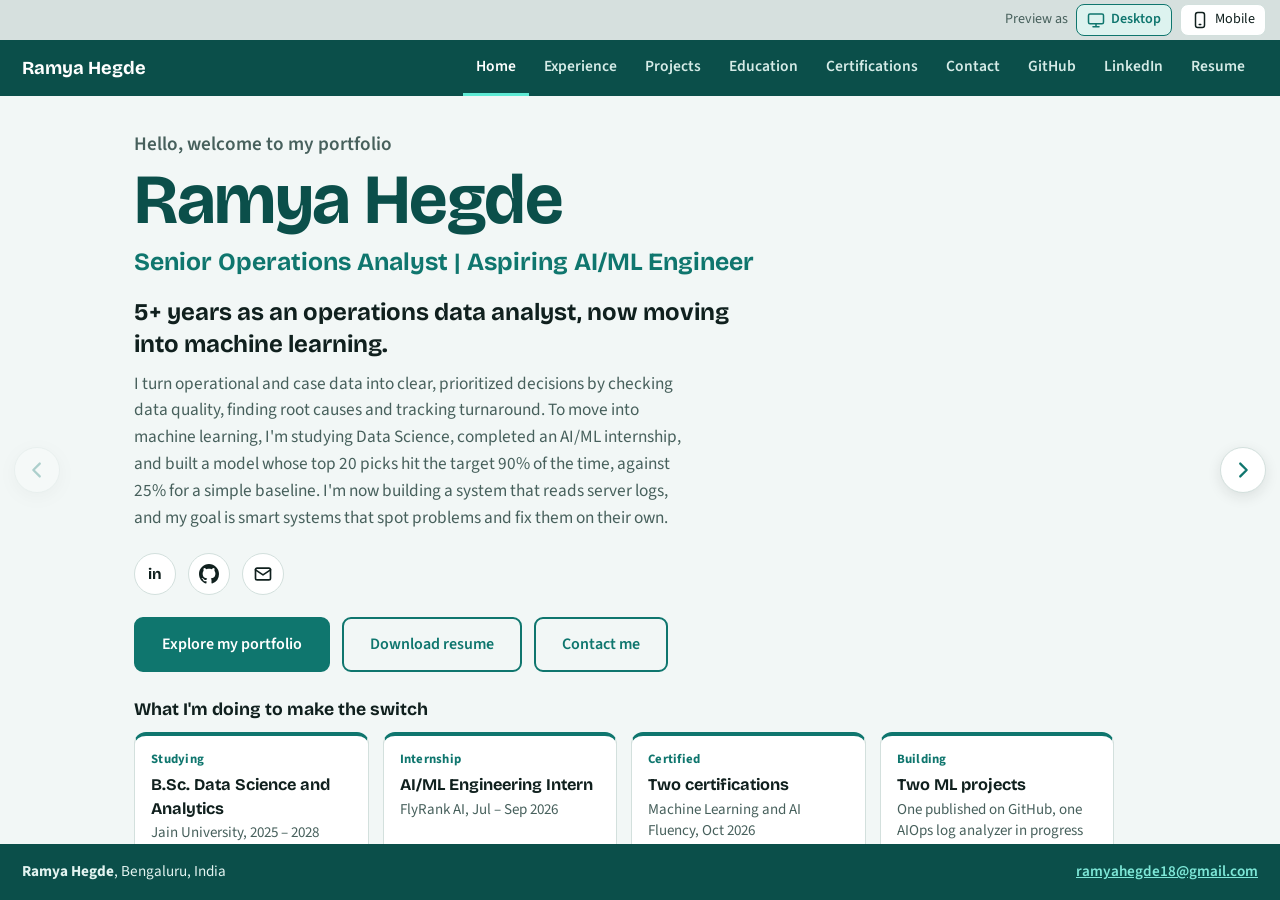
<file: index.html>
<!DOCTYPE html>
<html lang="en">
<head>
<meta charset="utf-8">
<meta name="viewport" content="width=device-width, initial-scale=1">
<meta name="color-scheme" content="light">
<title>Ramya Hegde | Aspiring AI/ML Engineer</title>
<meta name="description" content="Ramya Hegde: operations data analyst with 5+ years of experience, moving into machine learning. AI/ML internship, certifications and public ML projects.">
<link rel="icon" href="data:image/svg+xml,<svg xmlns='http://www.w3.org/2000/svg' viewBox='0 0 100 100'><rect width='100' height='100' rx='22' fill='%230B4F4A'/><text x='50' y='68' font-size='56' text-anchor='middle' fill='white' font-family='Arial' font-weight='700'>R</text></svg>">
<link rel="preconnect" href="https://fonts.googleapis.com">
<link rel="preconnect" href="https://fonts.gstatic.com" crossorigin>
<link href="https://fonts.googleapis.com/css2?family=Bricolage+Grotesque:opsz,wght@12..96,500;12..96,700&family=Source+Sans+3:wght@400;600&display=swap" rel="stylesheet">
<style>
:root{
  color-scheme:light;
  --bg:#F2F7F6; --card:#FFFFFF; --ink:#10201E; --muted:#47605C; --line:#D3E0DD; --bar:#0B4F4A;
  --accent:#0F766E; --accent-soft:#DDF3EF; --desk:#D6E0DE;
  --head:"Bricolage Grotesque","Segoe UI",Arial,sans-serif;
  --text:"Source Sans 3","Segoe UI",Arial,sans-serif;
}
*{box-sizing:border-box}
html,body{margin:0;height:100%}
body{height:100vh;height:100dvh}
body{display:flex;flex-direction:column;background:var(--desk);color:var(--ink);font:400 16px/1.55 var(--text)}
a{color:var(--accent)}
:focus-visible{outline:3px solid var(--accent);outline-offset:2px;border-radius:6px}
h1,h2,h3{font-family:var(--head);margin:0;line-height:1.15}
button{font:inherit;cursor:pointer}

/* preview switcher */
.viewbar{flex:none;height:40px;display:flex;align-items:center;justify-content:flex-end;gap:8px;padding:0 14px;font-size:.88rem;color:var(--muted)}
.viewbar button{display:inline-flex;align-items:center;gap:6px;padding:4px 10px;border:1.5px solid var(--line);border-radius:8px;background:var(--card);color:var(--ink)}
.viewbar button[aria-pressed=true]{border-color:var(--accent);background:var(--accent-soft);color:var(--accent);font-weight:600}
.viewbar svg{width:18px;height:18px}
.stage{flex:1;min-height:0;min-width:0;display:flex;justify-content:center;align-items:stretch}
.shell[data-view=mobile] .stage{align-items:center;padding:0 0 14px}
.shell[data-view=mobile] .app{width:390px;height:min(820px,calc(100vh - 54px));border:10px solid var(--ink);border-radius:34px;box-shadow:0 18px 50px rgba(27,26,25,.28)}
.shell{display:flex;flex-direction:column;flex:1;min-height:0}

/* app */
.app{width:100%;min-width:0;container:app/inline-size;display:grid;grid-template-columns:minmax(0,1fr);grid-template-rows:auto 1fr auto;background:var(--bg);overflow:hidden}
.top{min-width:0;display:flex;align-items:center;gap:12px;height:56px;padding:0 22px;background:var(--bar);color:#fff}
.brand{font:700 1.15rem var(--head);white-space:nowrap;color:#fff;flex:none}
.tabs{display:flex;gap:2px;overflow-x:auto;scrollbar-width:none;min-width:0;margin-left:auto;position:relative;-webkit-overflow-scrolling:touch}
.tabs::-webkit-scrollbar{display:none}
.tabs button,.tabs a{white-space:nowrap;padding:8px 13px;border:0;border-bottom:3px solid transparent;background:none;color:#D5EBE7;font-weight:600;font-size:.97rem;text-decoration:none;border-radius:8px 8px 0 0}
.tabs button:hover,.tabs a:hover{color:#fff}
.tabs button[aria-selected=true]{color:#fff;border-bottom-color:#5EEAD4}
.top :focus-visible,.bottom :focus-visible{outline-color:#5EEAD4}
.tabs{align-self:stretch}
.tabs button,.tabs a{display:flex;align-items:center}

main{position:relative;min-height:0;min-width:0}
.pager{display:none;position:absolute;left:50%;bottom:22px;transform:translateX(-50%);z-index:3;background:var(--card);border:1px solid var(--line);border-radius:99px;padding:6px 14px;font-size:.85rem;font-weight:600;color:var(--ink);box-shadow:0 4px 14px rgba(16,32,30,.12);white-space:nowrap}
.pager{font-family:inherit;cursor:pointer}
.pager svg{width:15px;height:15px;vertical-align:-2px;margin-right:6px}
.pager span{color:var(--muted);font-weight:400;margin-left:8px}
.pager:disabled{opacity:.65;cursor:default}
.arrow .ic-home{display:none}
.arrow.is-home .ic-home{display:block}
.arrow.is-home .ic-next{display:none}
.arrow.is-home{background:var(--accent);color:#fff;border-color:var(--accent)}
.scroller{height:100%;overflow-y:auto}
.page{padding:34px 84px 40px;max-width:1180px;margin:0 auto}
.page[hidden]{display:none}
.arrow{position:absolute;top:50%;transform:translateY(-50%);z-index:3;width:46px;height:46px;border-radius:50%;border:1.5px solid var(--line);background:var(--card);color:var(--accent);display:grid;place-items:center;box-shadow:0 4px 14px rgba(27,26,25,.1)}
.arrow:hover:not(:disabled){background:var(--accent);color:#fff;border-color:var(--accent)}
.arrow:disabled{opacity:.3;cursor:default}
.arrow svg{width:22px;height:22px}
#prev{left:14px}#next{right:14px}

.bottom{display:flex;align-items:center;justify-content:space-between;flex-wrap:nowrap;gap:12px;height:56px;padding:0 22px;background:var(--bar);color:#E3F4F1;font-size:.95rem;white-space:nowrap}
.bottom a{color:#7EE8D8;font-weight:600}

/* home */
.hello{color:var(--muted);font-size:1.2rem;font-weight:600}
.role{font:700 clamp(2.4rem,8cqw,4.4rem)/1.05 var(--head);color:var(--bar);letter-spacing:-.02em;margin:4px 0 8px}
.who{font:700 clamp(1.05rem,3.2cqw,1.55rem)/1.3 var(--head);color:var(--accent);margin:0 0 18px}
.intro{max-width:62ch;color:var(--muted);font-size:1.08rem;margin:0 0 22px}
.icons{display:flex;gap:12px;margin-bottom:22px}
.icons a{width:42px;height:42px;border-radius:50%;border:1.5px solid var(--line);background:var(--card);display:grid;place-items:center;color:var(--ink);text-decoration:none;font:700 .95rem var(--head)}
.icons a:hover{border-color:var(--accent);color:var(--accent)}
.icons svg{width:20px;height:20px}
.lead{font:700 clamp(1.15rem,3.4cqw,1.5rem)/1.35 var(--head);color:var(--ink);max-width:40ch;margin:0 0 10px}
.cta{display:flex;flex-wrap:wrap;gap:12px;margin-bottom:26px}
.btn{display:inline-block;padding:13px 26px;border-radius:9px;border:2px solid var(--accent);font-weight:600;text-decoration:none;color:var(--accent);background:transparent}
.btn.fill{background:var(--accent);color:#fff}
.btn:hover{filter:brightness(.92)}
.closing{max-width:860px;margin:0 auto;background:var(--bar);color:#fff;border-radius:16px;padding:40px 36px;text-align:center}
.closing h2{font-size:clamp(1.6rem,4.6cqw,2.2rem);color:#fff;margin-bottom:14px}
.closing p{margin:0 auto;max-width:60ch;color:#D5EBE7;font-size:1.05rem}
.closing .endbtns{justify-content:center;margin-top:24px}
.closing :focus-visible{outline-color:#5EEAD4}
.thanks{margin-top:30px;padding-top:24px;border-top:1px solid rgba(255,255,255,.25)}
.thanks h3{font-size:1.25rem;color:#7EE8D8;margin-bottom:4px}
.thanks p{font-size:1rem}
.reach{max-width:860px;margin:18px auto 0;display:grid;grid-template-columns:repeat(3,1fr);gap:14px}
.reach .card{display:block;text-decoration:none;color:var(--muted);font-size:.92rem;padding:14px 16px;overflow-wrap:anywhere}
.reach .card b{display:block;color:var(--ink);font-family:var(--head);margin-bottom:2px}
.reach .card:hover{border-color:var(--accent)}
.endbtns{display:flex;flex-wrap:wrap;gap:10px}
.btn.light{background:#fff;color:var(--bar);border-color:#fff}
.btn.ghost{color:#fff;border-color:#fff}
.steps-h{font-size:1.1rem;margin:28px 0 12px}
.moves{display:grid;grid-template-columns:repeat(4,1fr);gap:14px;max-width:980px;margin:0;padding:0;list-style:none}
.moves li{background:var(--card);border:1px solid var(--line);border-top:4px solid var(--accent);border-radius:12px;padding:14px 16px;font-size:.94rem;line-height:1.45;color:var(--muted)}
.moves b{display:block;color:var(--ink);font-family:var(--head);font-size:1.02rem;margin-bottom:2px}
.moves small{display:block;color:var(--accent);font-weight:700;font-size:.8rem;letter-spacing:.02em;margin-bottom:4px}

/* shared */
.title{font-size:clamp(1.7rem,4.6cqw,2.3rem);margin-bottom:4px}
.sub{color:var(--muted);margin:0 0 22px;max-width:70ch}
.grid{display:grid;grid-template-columns:1fr 1fr;gap:18px}
.card{background:var(--card);border:1px solid var(--line);border-radius:12px;padding:20px 22px}
.card.main{border-top:4px solid var(--accent)}
.card h3{font-size:1.18rem}
.meta{color:var(--muted);font-size:.93rem;margin:2px 0 10px}
.meta strong{color:var(--ink)}
.card ul{margin:8px 0 0;padding-left:19px}
.card li{margin-bottom:5px;font-size:.97rem}
.tag{display:inline-block;font-size:.78rem;font-weight:600;background:var(--accent-soft);color:var(--accent);border-radius:99px;padding:1px 10px;vertical-align:3px;margin-left:6px}
.stack{margin:12px 0 0;color:var(--muted);font-size:.92rem}
.three{grid-template-columns:repeat(3,1fr)}
.card h2{font-size:1.1rem;margin-bottom:10px;color:var(--accent)}
.item{margin-bottom:12px}.item b{display:block}.item small{color:var(--muted);font-size:.9rem}
.skill{margin:0 0 9px;font-size:.96rem}
.idrow{display:flex;align-items:center;flex-wrap:wrap;gap:8px;margin-top:5px}
.idrow code{font:600 .85rem ui-monospace,Consolas,monospace;background:var(--accent-soft);color:var(--bar);padding:3px 9px;border-radius:6px;user-select:all}
.copy{border:1.5px solid var(--line);background:var(--card);color:var(--accent);border-radius:6px;padding:2px 10px;font-size:.82rem;font-weight:600}
.copy:hover{border-color:var(--accent)}
.verify{margin-top:6px;padding:14px;background:var(--accent-soft);border-radius:10px;font-size:.92rem;line-height:1.45}
.verify.wide{margin-top:18px;max-width:640px}
.verify .btn{padding:8px 16px;font-size:.9rem;margin:10px 0 6px}
.verify small{display:block;color:var(--muted)}
.moves a{display:inline-block;margin-top:6px;font-weight:600}

@container app (max-width:1100px){
  .top{padding:0 12px}
  .brand{font-size:1rem}
  .tabs button,.tabs a{padding:8px 9px;font-size:.9rem}
}
@container app (max-width:900px){
  .page{padding:26px 64px 34px}
  .grid,.three,.reach{grid-template-columns:1fr}
  .moves{grid-template-columns:1fr 1fr}
}
@container app (max-width:560px){
  .brand{font-size:.95rem}
  .top,.bottom{height:52px;padding:0 12px}
  .tabs button,.tabs a{padding:8px 10px;font-size:.92rem}
  .page{padding:18px 16px 24px}
  .scroller{height:calc(100% - 68px)}
  main::after{content:"";position:absolute;left:0;right:0;bottom:0;height:68px;background:var(--card);border-top:1px solid var(--line)}
  .closing{padding:28px 20px}
  .moves{grid-template-columns:1fr}
  .card{padding:16px}
  .arrow{top:auto;bottom:11px;transform:none;width:46px;height:46px}
  .arrow svg{width:18px;height:18px}
  #prev{left:14px}#next{right:14px}
  .pager{display:block;bottom:24px;box-shadow:none;border-color:var(--line);background:var(--bg)}
  .bottom{font-size:.88rem}
  .hide-n{display:none}
}
@media (max-width:700px){.viewbar{display:none}}
@media (prefers-reduced-motion:no-preference){.arrow{transition:background .15s,color .15s}}
</style>
</head>
<body>
<div class="shell" id="shell" data-view="desktop">

  <div class="viewbar" role="group" aria-label="Preview size">
    <span>Preview as</span>
    <button type="button" data-view="desktop" aria-pressed="true" title="Desktop view">
      <svg viewBox="0 0 24 24" fill="none" stroke="currentColor" stroke-width="2" stroke-linecap="round" stroke-linejoin="round" aria-hidden="true"><rect x="2" y="4" width="20" height="13" rx="2"/><path d="M8 21h8M12 17v4"/></svg>Desktop
    </button>
    <button type="button" data-view="mobile" aria-pressed="false" title="Mobile view">
      <svg viewBox="0 0 24 24" fill="none" stroke="currentColor" stroke-width="2" stroke-linecap="round" stroke-linejoin="round" aria-hidden="true"><rect x="6" y="2" width="12" height="20" rx="3"/><path d="M11 18h2"/></svg>Mobile
    </button>
  </div>

  <div class="stage">
  <div class="app">

    <header class="top">
      <div class="brand">Ramya Hegde</div>
      <nav class="tabs" aria-label="Pages">
        <button type="button" data-go="0" aria-selected="true">Home</button>
        <button type="button" data-go="1" aria-selected="false">Experience</button>
        <button type="button" data-go="2" aria-selected="false">Projects</button>
        <button type="button" data-go="3" aria-selected="false">Education</button>
        <button type="button" data-go="4" aria-selected="false">Certifications</button>
        <button type="button" data-go="5" aria-selected="false">Contact</button>
        <a class="ext" href="https://github.com/ramyaa-hegde/ramyaa-hegde" target="_blank" rel="noopener">GitHub</a>
        <a class="ext" href="https://linkedin.com/in/ramyaahegde" target="_blank" rel="noopener">LinkedIn</a>
        <a class="ext" href="Ramya_Hegde_Resume.pdf" target="_blank" rel="noopener">Resume</a>
      </nav>
    </header>

    <main>
      <button class="pager" id="pager" type="button" aria-label="Go to Home page"></button>
      <button class="arrow" id="prev" type="button" aria-label="Previous page"><svg viewBox="0 0 24 24" fill="none" stroke="currentColor" stroke-width="2.5" stroke-linecap="round" stroke-linejoin="round"><path d="M15 5l-7 7 7 7"/></svg></button>
      <button class="arrow" id="next" type="button" aria-label="Next page"><svg class="ic-next" viewBox="0 0 24 24" fill="none" stroke="currentColor" stroke-width="2.5" stroke-linecap="round" stroke-linejoin="round"><path d="M9 5l7 7-7 7"/></svg><svg class="ic-home" viewBox="0 0 24 24" fill="none" stroke="currentColor" stroke-width="2.4" stroke-linecap="round" stroke-linejoin="round"><path d="M3 11l9-8 9 8"/><path d="M5 10v10h5v-6h4v6h5V10"/></svg></button>

      <div class="scroller" id="scroller">

        <!-- 1 HOME -->
        <section class="page" id="home" aria-label="Home">
          <div class="hello">Hello, welcome to my portfolio</div>
          <h1 class="role">Ramya Hegde</h1>
          <div class="who">Senior Operations Analyst | Aspiring AI/ML Engineer</div>
          <p class="lead">5+ years as an operations data analyst, now moving into machine learning.</p>
          <p class="intro">I turn operational and case data into clear, prioritized decisions by checking data quality, finding root causes and tracking turnaround. To move into machine learning, I'm studying Data Science, completed an AI/ML internship, and built a model whose top 20 picks hit the target 90% of the time, against 25% for a simple baseline. I'm now building a system that reads server logs, and my goal is smart systems that spot problems and fix them on their own.</p>
          <div class="icons">
            <a href="https://linkedin.com/in/ramyaahegde" target="_blank" rel="noopener" aria-label="LinkedIn">in</a>
            <a href="https://github.com/ramyaa-hegde/ramyaa-hegde" target="_blank" rel="noopener" aria-label="GitHub"><svg viewBox="0 0 16 16" fill="currentColor"><path d="M8 0C3.58 0 0 3.58 0 8c0 3.54 2.29 6.53 5.47 7.59.4.07.55-.17.55-.38 0-.19-.01-.82-.01-1.49-2.01.37-2.53-.49-2.69-.94-.09-.23-.48-.94-.82-1.13-.28-.15-.68-.52-.01-.53.63-.01 1.08.58 1.23.82.72 1.21 1.87.87 2.33.66.07-.52.28-.87.51-1.07-1.78-.2-3.64-.89-3.64-3.95 0-.87.31-1.59.82-2.15-.08-.2-.36-1.02.08-2.12 0 0 .67-.21 2.2.82.64-.18 1.32-.27 2-.27.68 0 1.36.09 2 .27 1.53-1.04 2.2-.82 2.2-.82.44 1.1.16 1.92.08 2.12.51.56.82 1.27.82 2.15 0 3.07-1.87 3.75-3.65 3.95.29.25.54.73.54 1.48 0 1.07-.01 1.93-.01 2.2 0 .21.15.46.55.38A8.013 8.013 0 0016 8c0-4.42-3.58-8-8-8z"/></svg></a>
            <a href="mailto:ramyahegde18@gmail.com" aria-label="Email"><svg viewBox="0 0 24 24" fill="none" stroke="currentColor" stroke-width="2" stroke-linecap="round" stroke-linejoin="round"><rect x="3" y="5" width="18" height="14" rx="2"/><path d="M3 7l9 6 9-6"/></svg></a>
          </div>
          <div class="cta">
            <button class="btn fill" id="explore" type="button">Explore my portfolio</button>
            <a class="btn" href="Ramya_Hegde_Resume.pdf" target="_blank" rel="noopener" download>Download resume</a>
            <a class="btn" href="mailto:ramyahegde18@gmail.com">Contact me</a>
          </div>
          <h2 class="steps-h">What I'm doing to make the switch</h2>
          <ul class="moves">
            <li><small>Studying</small><b>B.Sc. Data Science and Analytics</b>Jain University, 2025 – 2028</li>
            <li><small>Internship</small><b>AI/ML Engineering Intern</b>FlyRank AI, Jul – Sep 2026</li>
            <li><small>Certified</small><b>Two certifications</b>Machine Learning and AI Fluency, Oct 2026<br><a href="#certifications" data-page="certifications">Verify online</a></li>
            <li><small>Building</small><b>Two ML projects</b>One published on GitHub, one AIOps log analyzer in progress</li>
          </ul>
        </section>

        <!-- 2 EXPERIENCE -->
        <section class="page" id="experience" aria-label="Experience" hidden>
          <h2 class="title">Experience</h2>
          <p class="sub">What I have worked on, from customer operations to data analysis to machine learning.</p>
          <div class="grid">
            <article class="card main">
              <h3>First Advantage Global Operating Centre</h3>
              <div class="meta"><strong>Senior Operations Analyst</strong>, Apr 2025 – Present<br><strong>Operations Analyst</strong>, Jun 2023 – Apr 2025</div>
              <ul>
                <li>Analyze criminal background-verification case data, about 180–200 cases per day across 20+ clients, checking records against compliance criteria and surfacing discrepancies before decisions are made.</li>
                <li>Extract the open-case report, clean and filter the data, and build pivot summaries and BI views of pending cases by client response status, giving the team a clear picture of what is waiting and why.</li>
                <li>Rank pending cases by priority from that analysis and share the ranked list with teammates, so effort goes to the cases that matter most and the 90% within-24-hours turnaround target stays on track.</li>
                <li>Monitor turnaround and exceptions against the target and flag gaps to clients and internal teams.</li>
                <li>Investigate recurring discrepancies to find the root cause, and turn the findings into clear documentation requirements for clients to support process improvement.</li>
                <li>Maintain structured trackers that serve as a reliable source of case data for quality reviews and follow-up decisions.</li>
              </ul>
            </article>
            <article class="card main">
              <h3>FlyRank AI</h3>
              <div class="meta"><strong>AI/ML Engineering Intern</strong>, Jul 2026 – Sep 2026<br>AI/ML &amp; AI Fluency Internship Program</div>
              <ul>
                <li>Developed an end-to-end search-intelligence pipeline to prioritize content for manual CTR review.</li>
                <li>Constructed a modelling dataset of 73,481 eligible client-content observations across 33 pseudonymized clients, and evaluated a Random Forest on a grouped holdout of 12 clients with zero client overlap.</li>
                <li>Achieved Precision@20 of 0.900 versus 0.250 for a transparent February-only baseline on the held-out population, and completed validation and feature-leakage audits.</li>
                <li>Completed training and practical work across both the Machine Learning and AI Fluency programs.</li>
                <li>Translated model outputs into a human-review action framework and published reproducible notebooks, aggregate validation charts, public-safe summaries and a technical capstone paper.</li>
              </ul>
            </article>
            <article class="card">
              <h3>Dunzo Digital Pvt Ltd</h3>
              <div class="meta"><strong>Business Operations Analyst</strong>, Mar 2022 – May 2023</div>
              <ul>
                <li>Analyzed customers' refund history to identify refund and billing issues and recurring patterns.</li>
                <li>Investigated billing, refund and account issues across customer, delivery-partner and merchant workflows using structured case review and root-cause analysis.</li>
                <li>Coordinated with delivery-partner, merchant-support and internal teams to document outcomes, escalate exceptions and identify recurring process gaps.</li>
              </ul>
            </article>
            <article class="card">
              <h3>Reliance Jio Infocomm</h3>
              <div class="meta"><strong>Operational Specialist</strong>, Jan 2021 – Mar 2022</div>
              <ul>
                <li>Resolved network, billing, account and SIM-activation queries through structured troubleshooting, system checks and clear customer communication.</li>
                <li>Maintained accurate interaction records, followed escalation procedures and identified recurring service issues requiring technical or back-office support.</li>
              </ul>
            </article>
          </div>
        </section>

        <!-- 3 PROJECTS -->
        <section class="page" id="projects" aria-label="Projects" hidden>
          <h2 class="title">Projects</h2>
          <p class="sub">One finished and public, one in progress.</p>
          <div class="grid">
            <article class="card main">
              <h3>Search Intelligence Engine &amp; Content Opportunity Scoring<span class="tag">Completed</span></h3>
              <div class="meta">Public project on GitHub</div>
              <ul>
                <li>Tested whether February search and engagement signals could prioritize content likely to fall below the CTR benchmark in March better than a transparent February-only baseline.</li>
                <li>Built a grouped-validation pipeline, ran a leakage audit, and converted model scores into a human-review framework with monitoring and retraining triggers.</li>
                <li>The Random Forest achieved Precision@20 of 0.900 versus 0.250 for the baseline; published the research paper, notebooks, charts and public-safe summaries.</li>
              </ul>
              <p style="margin:14px 0 0"><a class="btn fill" href="https://github.com/ramyaa-hegde/flyrank-ml-internship-tasks" target="_blank" rel="noopener">View on GitHub</a></p>
            </article>
            <article class="card main">
              <h3>Autonomous AI-Driven DevOps Log Analyzer &amp; Self-Healing System<span class="tag">In progress</span></h3>
              <div class="meta">AIOps</div>
              <ul>
                <li>Designing an AIOps system that parses real-time server and application logs and classifies failure patterns using machine learning and NLP.</li>
                <li>Building feature extraction and supervised classification models to detect and categorize error types, aiming to reduce mean-time-to-detection (MTTD) during outages.</li>
                <li>Planning a rule-guarded remediation module with rollback, audit trails and a real-time monitoring dashboard.</li>
              </ul>
            </article>
          </div>
        </section>

        <!-- 4 EDUCATION -->
        <section class="page" id="education" aria-label="Education and certifications" hidden>
          <h2 class="title">Education and skills</h2>
          <p class="sub">Formal study, and the skills I bring to data and AI/ML work.</p>
          <div class="grid">
            <article class="card main">
              <h2>Education</h2>
              <div class="item"><b>B.Sc. Data Science and Analytics</b>Jain University, Bengaluru<br><small>2025 – 2028</small></div>
              <div class="item"><b>Diploma in Civil Engineering</b>Government Women's Polytechnic, Hubli<br><small>Completed 2020</small></div>
            </article>
            <article class="card main">
              <h2>Skills</h2>
              <p class="skill"><b>Data analysis and BI:</b> SQL, Excel (filters, pivot tables), Power BI, Tableau, data cleaning, exploratory analysis</p>
              <p class="skill"><b>Programming:</b> Python, pandas, NumPy, DuckDB</p>
              <p class="skill"><b>Machine learning:</b> feature engineering, classification, Random Forest, model evaluation, Precision@K, grouped validation, baseline design, leakage detection</p>
              <p class="skill"><b>Libraries and applied work:</b> scikit-learn, matplotlib, search intelligence, human-in-the-loop systems</p>
              <p class="skill"><b>Operations strengths:</b> root-cause analysis, compliance checks, stakeholder communication, escalation management</p>
            </article>
          </div>
        </section>

        <!-- 4b CERTIFICATIONS -->
        <section class="page" id="certifications" aria-label="Certifications" hidden>
          <h2 class="title">Certifications</h2>
          <p class="sub">Issued by FlyRank AI, and publicly verifiable by anyone.</p>
          <div class="grid">
            <article class="card main">
              <h3>Machine Learning Internship Program</h3>
              <div class="meta">FlyRank AI, issued Oct 2026</div>
              <div class="idrow"><code id="id1">FR-D11-B55A0-891DD</code><button class="copy" type="button" data-copy="FR-D11-B55A0-891DD" data-el="id1">Copy ID</button></div>
            </article>
            <article class="card main">
              <h3>AI Fluency Internship Program</h3>
              <div class="meta">FlyRank AI, issued Oct 2026</div>
              <div class="idrow"><code id="id2">FR-D11-EC35C-51C18</code><button class="copy" type="button" data-copy="FR-D11-EC35C-51C18" data-el="id2">Copy ID</button></div>
            </article>
          </div>
          <div class="verify wide">
            <b>Hirers: verify these online.</b> FlyRank keeps a public record for every credential. Open the page, enter the credential ID above and the first name <b>Ramya</b>. No account is needed.
            <div><a class="btn fill" href="https://internship.flyrank.ai/verify" target="_blank" rel="noopener">Open FlyRank verification</a></div>
            <small>Questions: verify@internship.flyrank.ai</small>
          </div>
        </section>

        <!-- 5 CONTACT -->
        <section class="page" id="contact" aria-label="Contact" hidden>
          <div class="closing">
            <h2 id="closing-h">Looking for someone with these skills?</h2>
            <p>If your team needs an analyst who brings 5+ years of operations and data-quality experience together with hands-on SQL, Power BI, Python and machine-learning skills, I would welcome the conversation. Email me and let's talk about how I can contribute.</p>
            <div class="endbtns">
              <a class="btn light" href="mailto:ramyahegde18@gmail.com?subject=Opportunity%20for%20Ramya%20Hegde">Email me</a>
              <a class="btn ghost" href="Ramya_Hegde_Resume.pdf" target="_blank" rel="noopener">View resume</a>
            </div>
            <div class="thanks">
              <h3>Thank you</h3>
              <p>Thank you for taking the time to view my portfolio. I look forward to hearing from you.</p>
            </div>
          </div>
          <div class="reach">
            <a class="card" href="mailto:ramyahegde18@gmail.com"><b>Email</b>ramyahegde18@gmail.com</a>
            <a class="card" href="https://linkedin.com/in/ramyaahegde" target="_blank" rel="noopener"><b>LinkedIn</b>linkedin.com/in/ramyaahegde</a>
            <a class="card" href="https://github.com/ramyaa-hegde/ramyaa-hegde" target="_blank" rel="noopener"><b>GitHub</b>github.com/ramyaa-hegde</a>
          </div>
        </section>

      </div>
    </main>

    <footer class="bottom">
      <span><strong>Ramya Hegde</strong><span class="hide-n">, Bengaluru, India</span></span>
      <a href="mailto:ramyahegde18@gmail.com">ramyahegde18@gmail.com</a>
    </footer>

  </div>
  </div>
</div>

<script>
(function(){
  var pages=[].slice.call(document.querySelectorAll('.page')),
      tabs=[].slice.call(document.querySelectorAll('[data-go]')),
      prev=document.getElementById('prev'), next=document.getElementById('next'),
      sc=document.getElementById('scroller'), shell=document.getElementById('shell'),
      pager=document.getElementById('pager'),
      cur=0;
  function go(i){
    cur=Math.max(0,Math.min(pages.length-1,i));
    pages.forEach(function(p,k){p.hidden=(k!==cur)});
    tabs.forEach(function(t){t.setAttribute('aria-selected',String(+t.dataset.go===cur))});
    prev.disabled=(cur===0); next.disabled=false;
    var last=(cur===pages.length-1); next.classList.toggle('is-home',last); next.setAttribute('aria-label',last?'Back to Home':'Next page');
    sc.scrollTop=0;
    var at=tabs.filter(function(t){return +t.dataset.go===cur})[0];
    if(at&&at.parentNode){var tb=at.parentNode;tb.scrollLeft=at.offsetLeft-(tb.clientWidth-at.offsetWidth)/2}
    pager.disabled=(cur===0);
    pager.innerHTML='<svg viewBox="0 0 24 24" fill="none" stroke="currentColor" stroke-width="2.4" stroke-linecap="round" stroke-linejoin="round"><path d="M3 11l9-8 9 8"/><path d="M5 10v10h5v-6h4v6h5V10"/></svg>Home<span>'+(cur+1)+' / '+pages.length+'</span>';
    try{history.replaceState(null,'','#'+pages[cur].id)}catch(e){}
  }
  tabs.forEach(function(t){t.addEventListener('click',function(){go(+t.dataset.go)})});
  prev.addEventListener('click',function(){go(cur-1)});
  next.addEventListener('click',function(){go(cur===pages.length-1?0:cur+1)});
  pager.addEventListener('click',function(){go(0)});
  document.getElementById('explore').addEventListener('click',function(){go(1)});
  [].slice.call(document.querySelectorAll('[data-page]')).forEach(function(a){
    a.addEventListener('click',function(e){e.preventDefault();go(pages.map(function(p){return p.id}).indexOf(a.dataset.page))});
  });
  [].slice.call(document.querySelectorAll('.copy')).forEach(function(b){
    b.addEventListener('click',function(){
      function ok(){b.textContent='Copied';setTimeout(function(){b.textContent='Copy ID'},1500)}
      function sel(){var r=document.createRange();r.selectNodeContents(document.getElementById(b.dataset.el));var g=getSelection();g.removeAllRanges();g.addRange(r);b.textContent='Selected, press Ctrl+C';}
      if(navigator.clipboard&&navigator.clipboard.writeText){navigator.clipboard.writeText(b.dataset.copy).then(ok,sel)}else{sel()}
    });
  });
  var sx=0,sy=0;
  sc.addEventListener('touchstart',function(e){sx=e.touches[0].clientX;sy=e.touches[0].clientY},{passive:true});
  sc.addEventListener('touchend',function(e){
    var dx=e.changedTouches[0].clientX-sx,dy=e.changedTouches[0].clientY-sy;
    if(Math.abs(dx)>70&&Math.abs(dx)>1.6*Math.abs(dy))go(dx<0?cur+1:cur-1);
  },{passive:true});
  document.addEventListener('keydown',function(e){
    if(e.key==='ArrowRight')go(cur+1); else if(e.key==='ArrowLeft')go(cur-1);
  });
  [].slice.call(document.querySelectorAll('.viewbar [data-view]')).forEach(function(b){
    b.addEventListener('click',function(){
      shell.dataset.view=b.dataset.view;
      [].slice.call(document.querySelectorAll('.viewbar [data-view]')).forEach(function(x){
        x.setAttribute('aria-pressed',String(x===b));
      });
    });
  });
  var h=location.hash.replace('#',''), idx=pages.map(function(p){return p.id}).indexOf(h);
  go(idx>-1?idx:0);
})();
</script>
</body>
</html>
</file>
